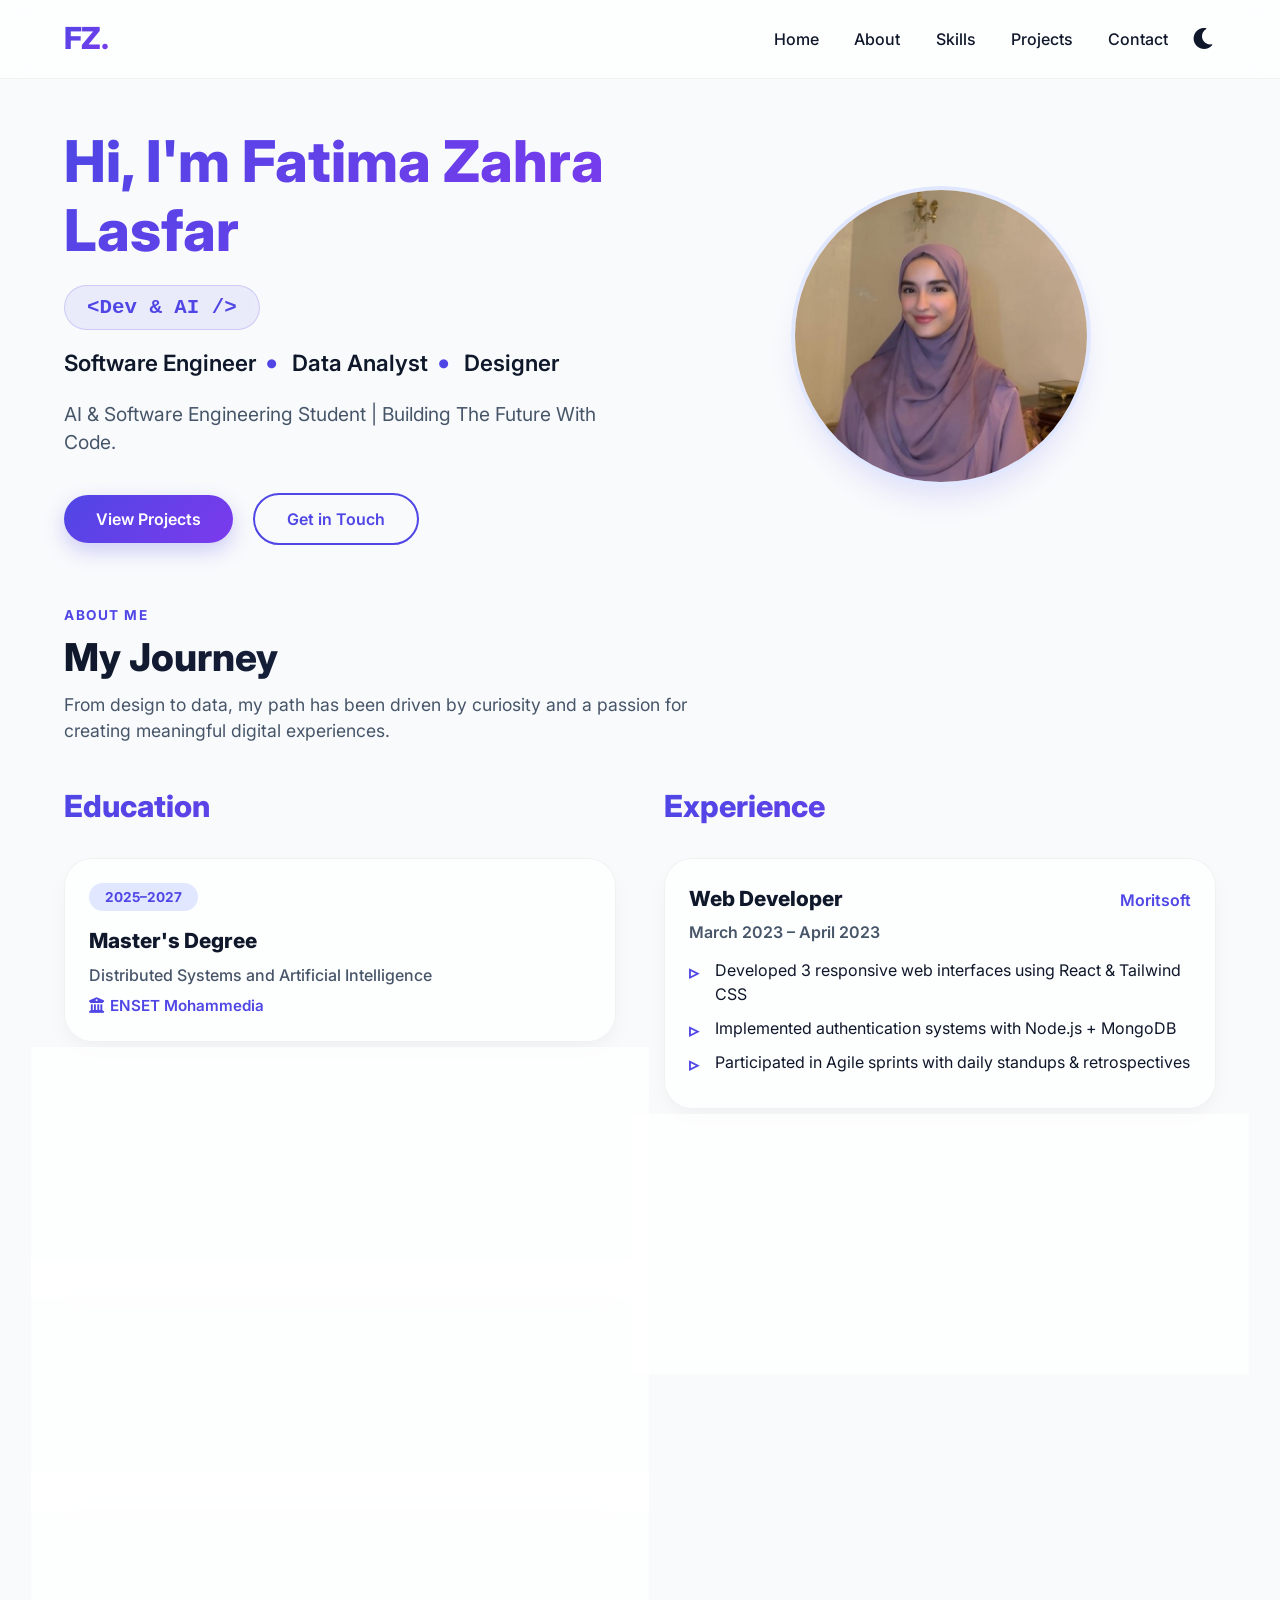
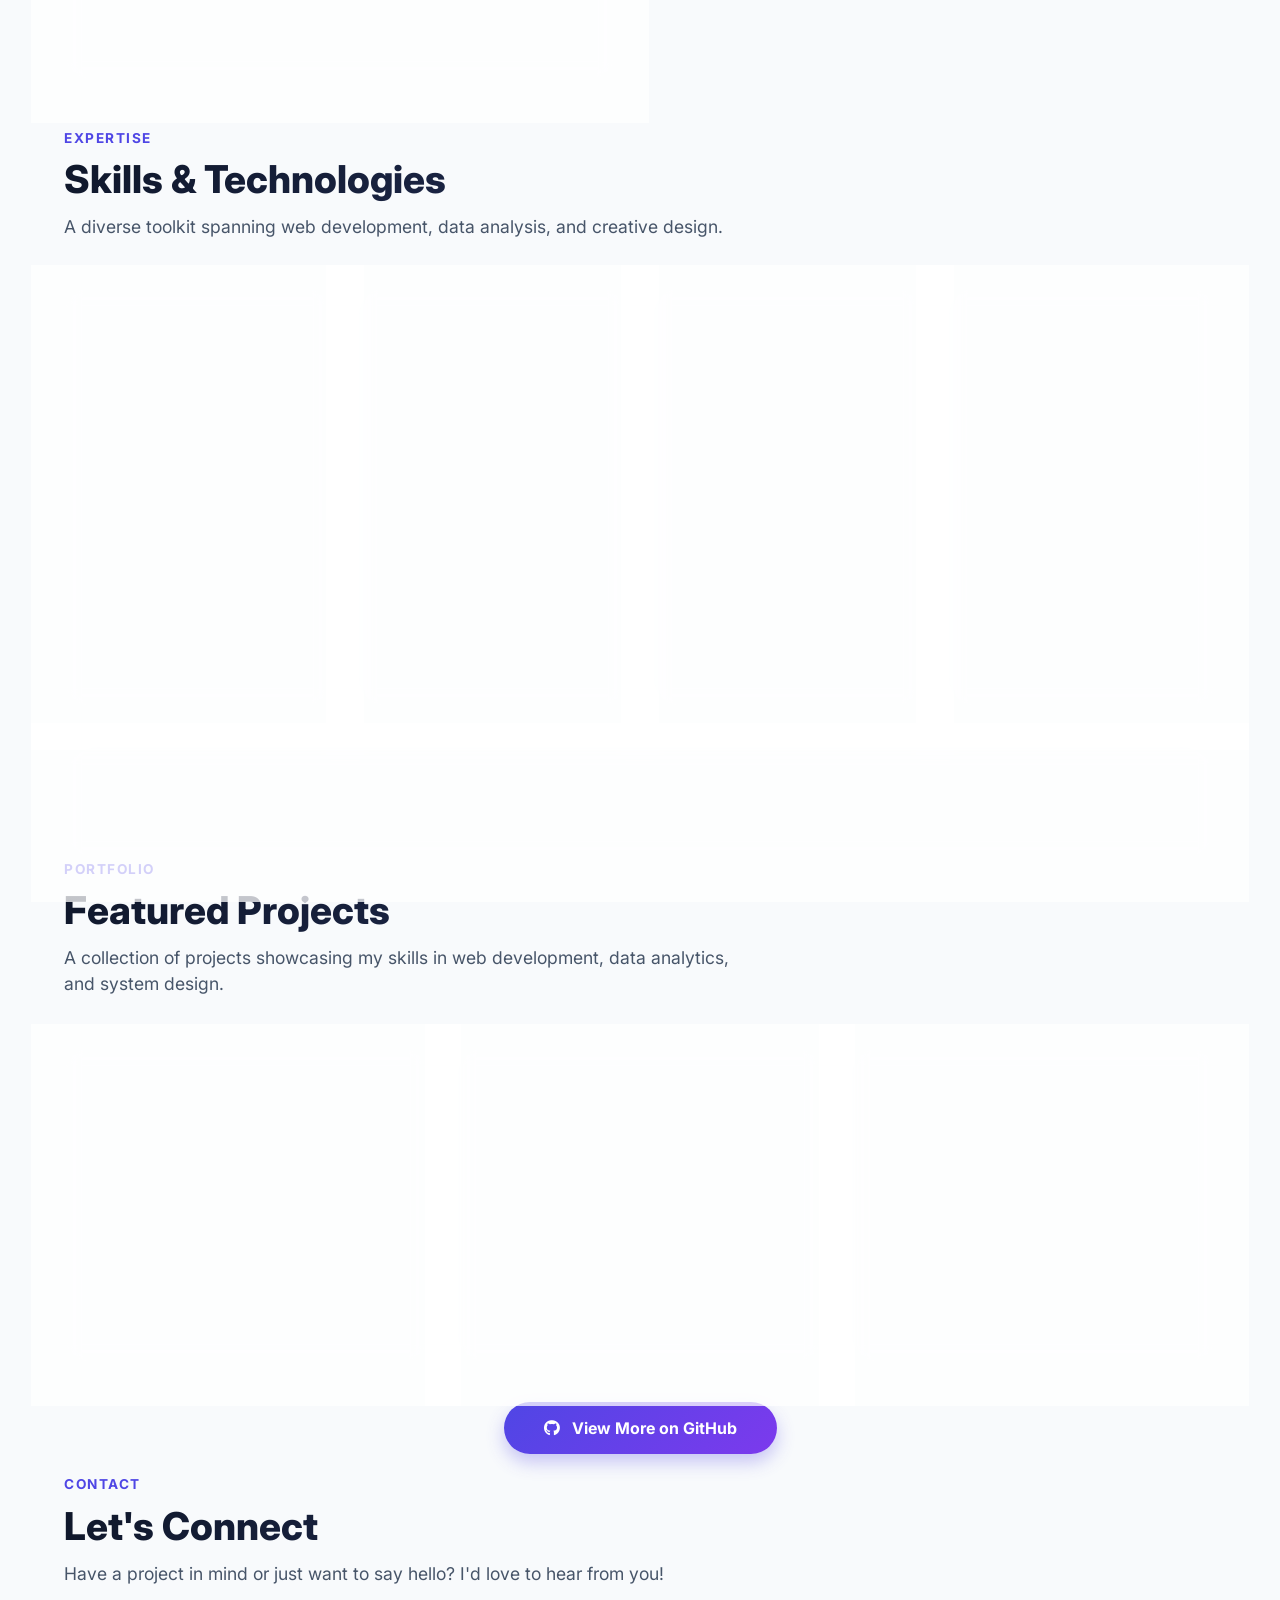
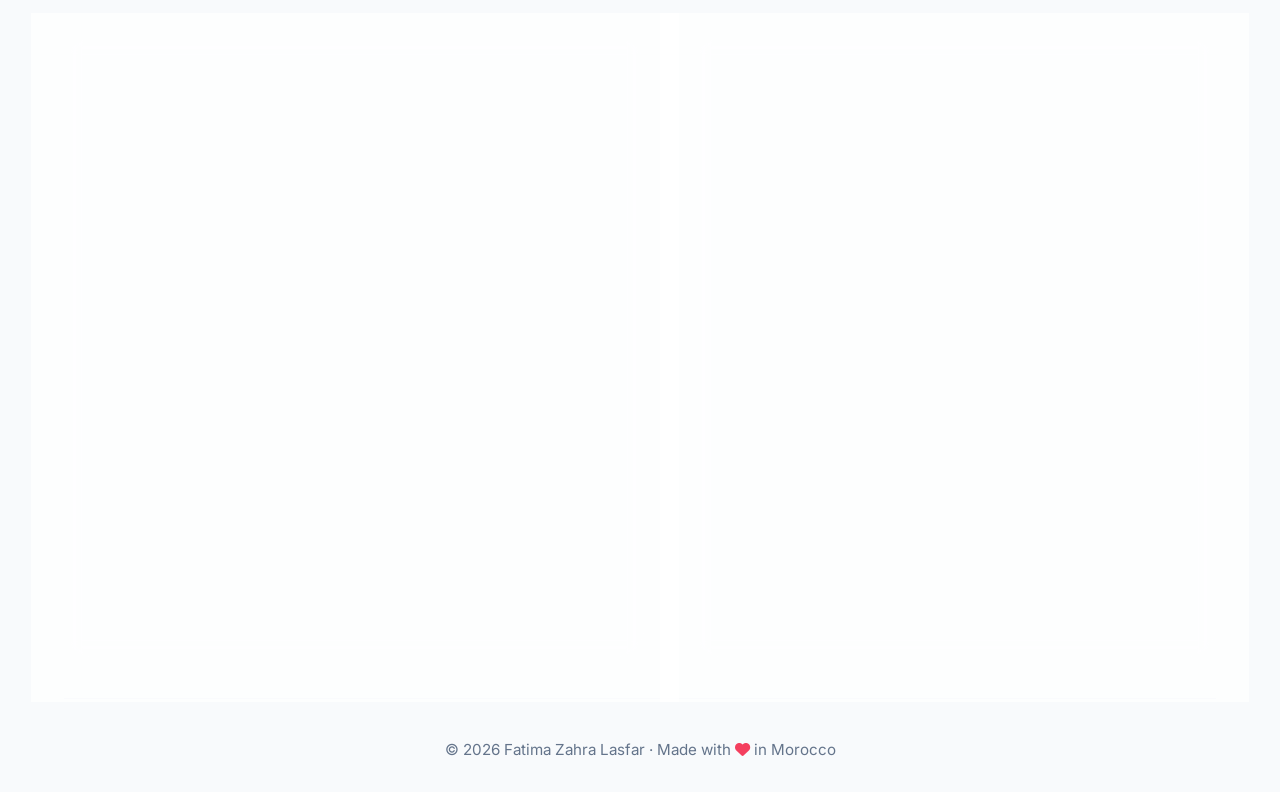
<file: index.html>
<!DOCTYPE html>
<html lang="en">
<head>
  <meta charset="UTF-8">
  <meta name="viewport" content="width=device-width, initial-scale=1.0">
  <title>FZ.</title>
  <!-- Font Awesome 6 -->
  <link rel="stylesheet" href="https://cdnjs.cloudflare.com/ajax/libs/font-awesome/6.0.0-beta3/css/all.min.css">
  <!-- Google Fonts: Inter -->
  <link href="https://fonts.googleapis.com/css2?family=Inter:opsz,wght@14..32,300;400;500;600;700;800&display=swap" rel="stylesheet">
  <!-- External CSS -->
  <link rel="stylesheet" href="style.css">
</head>
<body>
  <!-- Sticky glass navbar with dark mode toggle -->
  <nav class="navbar">
    <div class="container nav-content">
      <div class="logo">FZ.</div>
      <div class="nav-right">
        <div class="nav-links">
          <a href="#">Home</a>
          <a href="#about">About</a>
          <a href="#skills">Skills</a>
          <a href="#projects">Projects</a>
          <a href="#contact">Contact</a>
        </div>
        <button class="theme-toggle" id="theme-toggle" aria-label="Toggle dark mode">
          <i class="fas fa-moon"></i>
        </button>
      </div>
    </div>
  </nav>

  <main class="container">
    <!-- HERO section with profile picture -->
    <section class="hero">
      <div class="hero-content">
        <div class="hero-text">
          <h1>Hi, I'm Fatima Zahra Lasfar</h1>
          <div class="hero-ui">&lt;Dev & AI /&gt;</div>
          <div class="hero-roles">
            <span>Software Engineer</span>
            <span>Data Analyst</span>
            <span>Designer</span>
          </div>
          <p class="hero-description">AI & Software Engineering Student | Building The Future With Code.</p>
          <div>
            <a href="#projects" class="btn btn-primary">View Projects</a>
            <a href="#contact" class="btn btn-outline">Get in Touch</a>
          </div>
        </div>
        <div class="hero-image">
          <!-- Replace with your own photo -->
          <img src="profile.jpg" alt="Fatima Zahra Lasfar" class="profile-pic">
        </div>
      </div>
    </section>

    <!-- ABOUT section -->
    <section id="about">
      <div class="section-header">
        <span class="section-title">ABOUT ME</span>
        <h2 class="section-heading">My Journey</h2>
        <p class="section-subhead">From design to data, my path has been driven by curiosity and a passion for creating meaningful digital experiences.</p>
      </div>

      <div class="about-grid">
        <!-- Education column -->
        <div>
          <h3 class="gradient-heading">Education</h3>
          <div class="edu-item">
            <div class="edu-date">2025–2027</div>
            <div class="edu-title">Master's Degree</div>
            <div class="edu-sub">Distributed Systems and Artificial Intelligence</div>
            <div class="edu-school"><i class="fas fa-university"></i> ENSET Mohammedia</div>
          </div>
          <div class="edu-item">
            <div class="edu-date">2024–2025</div>
            <div class="edu-title">Professional Bachelor's</div>
            <div class="edu-sub">Big Data and Artificial Intelligence</div>
            <div class="edu-school"><i class="fas fa-school"></i> Higher School of Technology, Salé</div>
          </div>
          <div class="edu-item">
            <div class="edu-date">2022–2024</div>
            <div class="edu-title">Advanced Technician Certificate</div>
            <div class="edu-sub">Multimedia and Web Design</div>
            <div class="edu-school"><i class="fas fa-graduation-cap"></i> Mohammed VI Polytechnic High School, Marrakech</div>
          </div>
          <div class="edu-item">
            <div class="edu-date">2021-2022</div>
            <div class="edu-title">Baccalaureat</div>
            <div class="edu-sub">Science Physique</div>
            <div class="edu-school"><i class="fas fa-graduation-cap"></i> Mohammed V High School, Marrakech</div>
          </div>
        </div>

        <!-- Experience column -->
        <div>
          <h3 class="gradient-heading">Experience</h3>
          <div class="exp-item">
            <div class="exp-header">
              <span class="exp-title">Web Developer</span>
              <span class="exp-location">Moritsoft</span>
            </div>
            <div class="exp-company">March 2023 – April 2023</div>
            <ul class="exp-desc">
              <li>Developed 3 responsive web interfaces using React & Tailwind CSS</li>
              <li>Implemented authentication systems with Node.js + MongoDB</li>
              <li>Participated in Agile sprints with daily standups & retrospectives</li>
            </ul>
          </div>
          <div class="exp-item">
            <div class="exp-header">
              <span class="exp-title">Graphic Designer</span>
              <span class="exp-location">Canva Print</span>
            </div>
            <div class="exp-company">March 2022</div>
            <ul class="exp-desc">
              <li>Prepared 20+ files for digital printing (resolution/colors)</li>
              <li>Collaborated with design team on 5 client projects</li>
            </ul>
          </div>
        </div>
      </div>
    </section>

    <!-- SKILLS & LANGUAGES -->
    <section id="skills">
      <div class="section-header">
        <span class="section-title">EXPERTISE</span>
        <h2 class="section-heading">Skills & Technologies</h2>
        <p class="section-subhead">A diverse toolkit spanning web development, data analysis, and creative design.</p>
      </div>

      <div class="skills-grid">
        <div class="skill-card"><h3>Web Dev</h3><div class="skill-items"><span class="skill-tag">React.js</span><span class="skill-tag">TypeScript</span><span class="skill-tag">Node.js</span><span class="skill-tag">MySQL</span><span class="skill-tag">PostgreSQL</span><span class="skill-tag">MongoDB</span><span class="skill-tag">Redis</span><span class="skill-tag">Tailwind</span><span class="skill-tag">PHP</span><span class="skill-tag">REST</span></div></div>
        <div class="skill-card"><h3>Data & Big Data</h3><div class="skill-items"><span class="skill-tag">Data Warehouse</span><span class="skill-tag">ETL/Talend</span><span class="skill-tag">Power BI</span><span class="skill-tag">SQL</span><span class="skill-tag">ML</span><span class="skill-tag">Clustering</span><span class="skill-tag">Predictive</span><span class="skill-tag">Deep Learning</span><span class="skill-tag">Data Modeling</span></div></div>
        <div class="skill-card"><h3>Design</h3><div class="skill-items"><span class="skill-tag">Photoshop</span><span class="skill-tag">Illustrator</span><span class="skill-tag">InDesign</span><span class="skill-tag">UI/UX</span></div></div>
        <div class="skill-card"><h3>Tools & Methods</h3><div class="skill-items"><span class="skill-tag">Git/GitHub</span><span class="skill-tag">Agile/Scrum</span><span class="skill-tag">VS Code</span><span class="skill-tag">Docker</span></div></div>
      </div>

      <!-- languages -->
      <div class="lang-section">
        <span class="lang-title">Languages</span>
        <div class="lang-cards">
          <div class="lang-item"><span class="lang-flag">AR</span><div><div class="lang-name">Arabic</div><div class="lang-level">Native</div></div></div>
          <div class="lang-item"><span class="lang-flag">FR</span><div><div class="lang-name">French</div><div class="lang-level">Fluent</div></div></div>
          <div class="lang-item"><span class="lang-flag">EN</span><div><div class="lang-name">English</div><div class="lang-level">B1</div></div></div>
        </div>
      </div>
    </section>

    <!-- PROJECTS -->
    <section id="projects">
      <div class="section-header">
        <span class="section-title">PORTFOLIO</span>
        <h2 class="section-heading">Featured Projects</h2>
        <p class="section-subhead">A collection of projects showcasing my skills in web development, data analytics, and system design.</p>
      </div>

      <div class="projects-grid">
        <div class="project-card">
          <div class="project-title">SSAGHA E‑commerce</div>
          <p class="project-desc">Full-featured e‑commerce with cart, Stripe/PayPal, and user management.</p>
          <div class="project-tech"><span class="tech-tag">React</span><span class="tech-tag">PHP</span><span class="tech-tag">MySQL</span><span class="tech-tag">Tailwind</span></div>
          <div class="project-actions"><a href="#">Code</a><a href="#">Demo</a></div>
        </div>
        <div class="project-card">
          <div class="project-title">Academic Data Warehouse</div>
          <p class="project-desc">Data warehouse built from LinkedIn data to analyze academic performance.</p>
          <div class="project-tech"><span class="tech-tag">ETL Talend</span><span class="tech-tag">SQL</span><span class="tech-tag">Power BI</span></div>
          <div class="project-actions"><a href="#">Code</a><a href="#">Demo</a></div>
        </div>
        <div class="project-card">
          <div class="project-title">Digital Workspace</div>
          <p class="project-desc">Secure collaborative platform with Keycloak, MinIO, OAuth2, and Llama.</p>
          <div class="project-tech"><span class="tech-tag">TypeScript</span><span class="tech-tag">Keycloak</span><span class="tech-tag">MinIO</span><span class="tech-tag">OAuth2</span><span class="tech-tag">Llama</span></div>
          <div class="project-actions"><a href="#">Code</a><a href="#">Demo</a></div>
        </div>
      </div>
      <div class="more-github">
        <a href="#" class="github-link"><i class="fab fa-github"></i> View More on GitHub</a>
      </div>
    </section>

    <!-- CONTACT -->
    <section id="contact">
      <div class="section-header">
        <span class="section-title">CONTACT</span>
        <h2 class="section-heading">Let's Connect</h2>
        <p class="section-subhead">Have a project in mind or just want to say hello? I'd love to hear from you!</p>
      </div>

      <div class="contact-grid">
        <div class="contact-info">
          <h3>Get in Touch</h3>
          <p>I'm currently open to new opportunities and collaborations. Feel free to reach out!</p>
          <div class="info-line"><i class="fas fa-envelope"></i> fatimazahralasfar2209@gmail.com</div>
          <div class="info-line"><i class="fas fa-phone-alt"></i> +212 689145962</div>
          <div class="info-line"><i class="fas fa-map-marker-alt"></i> Morocco</div>
          <div class="social-links">
            <a href="#"><i class="fab fa-github"></i></a>
            <a href="#"><i class="fab fa-linkedin"></i></a>
            <a href="#"><i class="fab fa-twitter"></i></a>
          </div>
        </div>

        <div class="contact-form">
          <form>
            <div class="form-group"><label>Name</label><input type="text" placeholder="Your name"></div>
            <div class="form-group"><label>Email</label><input type="email" placeholder="your@email.com"></div>
            <div class="form-group"><label>Subject</label><input type="text" placeholder="What's this about?"></div>
            <div class="form-group"><label>Message</label><textarea rows="4" placeholder="Tell me about your project.."></textarea></div>
            <button class="btn-submit" type="submit">Send Message</button>
          </form>
        </div>
      </div>
    </section>

    <!-- footer -->
    <div class="footer-note">
      © 2026 Fatima Zahra Lasfar · Made with <i class="fas fa-heart"></i> in Morocco
    </div>
  </main>

  <script>
    // Dark mode toggle with local storage
    const toggle = document.getElementById('theme-toggle');
    const icon = toggle.querySelector('i');
    const body = document.body;

    // Check for saved preference
    if (localStorage.getItem('theme') === 'dark') {
      body.classList.add('dark');
      icon.classList.remove('fa-moon');
      icon.classList.add('fa-sun');
    }

    toggle.addEventListener('click', () => {
      body.classList.toggle('dark');
      if (body.classList.contains('dark')) {
        icon.classList.remove('fa-moon');
        icon.classList.add('fa-sun');
        localStorage.setItem('theme', 'dark');
      } else {
        icon.classList.remove('fa-sun');
        icon.classList.add('fa-moon');
        localStorage.setItem('theme', 'light');
      }
    });
  </script>
</body>
</html>
</file>
<file: style.css>
/* ============================= */
/* ROOT VARIABLES (light & dark) */
/* ============================= */
* {
  margin: 0;
  padding: 0;
  box-sizing: border-box;
}

:root {
  --primary: #4f46e5;
  --primary-light: #6366f1;
  --primary-soft: #e0e7ff;
  --dark: #0f172a;
  --text-muted: #475569;
  --text-light: #64748b;
  --bg-body: #f8fafc;
  --card-bg: rgba(255, 255, 255, 0.75);
  --border-light: rgba(0, 0, 0, 0.05);
  --shadow-sm: 0 10px 25px -5px rgba(0, 0, 0, 0.05);
  --shadow-hover: 0 20px 30px -10px rgba(79, 70, 229, 0.15);
  --gradient: linear-gradient(135deg, #4f46e5, #7c3aed);
  --footer-border: #e9eef5;
  --text-normal: var(--dark);
}

body.dark {
  --primary: #818cf8;
  --primary-light: #a5b4fc;
  --primary-soft: #1e1b4b;
  --dark: #f8fafc;
  --text-muted: #cbd5e1;
  --text-light: #94a3b8;
  --bg-body: #0b1120;
  --card-bg: rgba(30, 41, 59, 0.8);
  --border-light: rgba(255, 255, 255, 0.05);
  --shadow-sm: 0 10px 25px -5px rgba(0, 0, 0, 0.5);
  --shadow-hover: 0 20px 30px -10px rgba(129, 140, 248, 0.3);
  --gradient: linear-gradient(135deg, #818cf8, #c084fc);
  --footer-border: #1e293b;
  --text-normal: #f1f5f9;
}

body {
  font-family: 'Inter', sans-serif;
  background: var(--bg-body);
  color: var(--text-normal);
  line-height: 1.5;
  scroll-behavior: smooth;
  transition: background-color 0.3s, color 0.3s;
}

.container {
  max-width: 1200px;
  margin: 0 auto;
  padding: 0 24px;
}

/* ----- glass navbar ----- */
.navbar {
  position: sticky;
  top: 0;
  z-index: 100;
  backdrop-filter: blur(12px);
  background: rgba(255, 255, 255, 0.7);
  border-bottom: 1px solid var(--border-light);
  padding: 16px 0;
  margin-bottom: 8px;
  transition: background 0.3s;
}

body.dark .navbar {
  background: rgba(15, 23, 42, 0.7);
}

.nav-content {
  display: flex;
  justify-content: space-between;
  align-items: center;
  flex-wrap: wrap;
}

.logo {
  font-weight: 800;
  font-size: 1.9rem;
  letter-spacing: -0.02em;
  background: var(--gradient);
  -webkit-background-clip: text;
  background-clip: text;
  color: transparent;
}

.nav-right {
  display: flex;
  align-items: center;
  gap: 1.5rem;
}

.nav-links {
  display: flex;
  gap: 2.2rem;
  font-weight: 500;
}

.nav-links a {
  text-decoration: none;
  color: var(--text-normal);
  font-size: 1rem;
  position: relative;
  transition: color 0.2s;
}

.nav-links a::after {
  content: '';
  position: absolute;
  left: 0;
  bottom: -6px;
  width: 0;
  height: 2.5px;
  background: var(--primary);
  border-radius: 4px;
  transition: width 0.25s ease;
}

.nav-links a:hover {
  color: var(--primary);
}

.nav-links a:hover::after {
  width: 100%;
}

/* theme toggle */
.theme-toggle {
  background: none;
  border: none;
  cursor: pointer;
  font-size: 1.5rem;
  color: var(--text-normal);
  transition: color 0.2s;
}

.theme-toggle:hover {
  color: var(--primary);
}

/* ----- hero section with profile picture ----- */
.hero {
  padding: 40px 0 60px;
}

.hero-content {
  display: flex;
  align-items: center;
  gap: 50px;
  flex-wrap: wrap;
}

.hero-text {
  flex: 1 1 300px;
}

.hero-image {
  flex: 1 1 300px;
  display: flex;
  justify-content: center;
}

.profile-pic {
  width: 300px;
  height: 300px;
  border-radius: 50%;
  object-fit: cover;
  box-shadow: var(--shadow-hover);
  border: 4px solid var(--primary-soft);
  transition: transform 0.3s;
}

.profile-pic:hover {
  transform: scale(1.02);
}

.hero h1 {
  font-size: 3.6rem;
  font-weight: 800;
  background: var(--gradient);
  -webkit-background-clip: text;
  background-clip: text;
  color: transparent;
  line-height: 1.2;
}

.hero-ui {
  display: inline-block;
  background: rgba(79, 70, 229, 0.08);
  padding: 6px 22px;
  border-radius: 60px;
  font-family: 'Monaco', 'Fira Code', monospace;
  font-weight: 600;
  font-size: 1.3rem;
  color: var(--primary);
  margin: 20px 0 16px;
  border: 1px solid rgba(79, 70, 229, 0.2);
  backdrop-filter: blur(4px);
}

.hero-roles {
  display: flex;
  gap: 36px;
  font-size: 1.4rem;
  font-weight: 600;
  color: var(--text-normal);
  margin-bottom: 20px;
  flex-wrap: wrap;
}

.hero-roles span {
  position: relative;
}

.hero-roles span:not(:last-child)::after {
  content: "•";
  position: absolute;
  right: -22px;
  color: var(--primary);
  font-size: 1.8rem;
  top: -6px;
}

.hero-description {
  font-size: 1.2rem;
  color: var(--text-muted);
  max-width: 720px;
  margin-bottom: 36px;
}

/* ----- buttons ----- */
.btn {
  display: inline-block;
  padding: 12px 32px;
  border-radius: 60px;
  font-weight: 600;
  text-decoration: none;
  transition: all 0.25s;
  border: none;
  cursor: pointer;
  font-size: 1rem;
}

.btn-primary {
  background: var(--gradient);
  color: white;
  box-shadow: 0 8px 20px rgba(79, 70, 229, 0.25);
}

.btn-primary:hover {
  transform: translateY(-3px);
  box-shadow: 0 14px 28px rgba(79, 70, 229, 0.35);
}

.btn-outline {
  background: transparent;
  border: 2px solid var(--primary);
  color: var(--primary);
  margin-left: 16px;
}

.btn-outline:hover {
  background: var(--primary);
  color: white;
  transform: translateY(-3px);
}

/* ----- section headers ----- */
.section-header {
  text-align: left;
  margin-bottom: 2.5rem;
}

.section-title {
  font-size: 0.85rem;
  text-transform: uppercase;
  letter-spacing: 1.5px;
  color: var(--primary);
  font-weight: 700;
  margin-bottom: 8px;
  display: block;
}

.section-heading {
  font-size: 2.4rem;
  font-weight: 800;
  background: linear-gradient(145deg, var(--dark), #2d3a6e);
  -webkit-background-clip: text;
  background-clip: text;
  color: transparent;
  line-height: 1.2;
  margin-bottom: 12px;
}

.section-subhead {
  font-size: 1.1rem;
  color: var(--text-muted);
  max-width: 680px;
}

.gradient-heading {
  font-size: 1.9rem;
  font-weight: 800;
  margin-bottom: 28px;
  background: var(--gradient);
  -webkit-background-clip: text;
  background-clip: text;
  color: transparent;
}

/* ----- about grid ----- */
.about-grid {
  display: grid;
  grid-template-columns: 1fr 1fr;
  gap: 48px;
  margin: 40px 0 20px;
}

.edu-item, .exp-item {
  background: var(--card-bg);
  backdrop-filter: blur(8px);
  padding: 24px;
  border-radius: 28px;
  border: 1px solid var(--border-light);
  box-shadow: var(--shadow-sm);
  transition: transform 0.2s, box-shadow 0.2s;
  margin-bottom: 28px;
}

.edu-item:hover, .exp-item:hover {
  transform: translateY(-4px);
  box-shadow: var(--shadow-hover);
}

.edu-date, .exp-date {
  font-weight: 700;
  color: var(--primary);
  background: var(--primary-soft);
  display: inline-block;
  padding: 4px 16px;
  border-radius: 40px;
  font-size: 0.85rem;
  margin-bottom: 14px;
}

.edu-title {
  font-weight: 800;
  font-size: 1.3rem;
  margin-bottom: 6px;
}

.edu-sub {
  color: var(--text-muted);
  font-weight: 500;
}

.edu-school {
  color: var(--primary);
  font-weight: 600;
  font-size: 0.95rem;
  display: flex;
  align-items: center;
  gap: 6px;
  margin-top: 8px;
}

.exp-header {
  display: flex;
  flex-wrap: wrap;
  justify-content: space-between;
  align-items: baseline;
}

.exp-title {
  font-weight: 800;
  font-size: 1.3rem;
}

.exp-location {
  color: var(--primary);
  font-weight: 600;
}

.exp-company {
  font-weight: 600;
  color: var(--text-muted);
  margin: 6px 0 14px;
}

.exp-badge {
  background: var(--gradient);
  color: white;
  padding: 4px 16px;
  border-radius: 40px;
  font-size: 0.75rem;
  font-weight: 700;
  letter-spacing: 0.3px;
  display: inline-block;
  margin-bottom: 14px;
}

.exp-desc {
  list-style: none;
  margin-top: 12px;
}

.exp-desc li {
  margin-bottom: 10px;
  padding-left: 26px;
  position: relative;
  color: var(--text-normal);
}

.exp-desc li::before {
  content: "▹";
  position: absolute;
  left: 0;
  color: var(--primary);
  font-weight: 700;
  font-size: 1.2rem;
}

/* ----- skills cards ----- */
.skills-grid {
  display: grid;
  grid-template-columns: repeat(auto-fit, minmax(230px, 1fr));
  gap: 28px;
  margin: 48px 0 40px;
}

.skill-card {
  background: var(--card-bg);
  backdrop-filter: blur(8px);
  padding: 28px 22px;
  border-radius: 28px;
  border: 1px solid var(--border-light);
  box-shadow: var(--shadow-sm);
  transition: all 0.2s;
}

.skill-card:hover {
  transform: scale(1.02) translateY(-4px);
  box-shadow: var(--shadow-hover);
}

.skill-card h3 {
  font-size: 1.3rem;
  font-weight: 700;
  margin-bottom: 20px;
  color: var(--text-normal);
  border-left: 5px solid var(--primary);
  padding-left: 16px;
}

.skill-items {
  display: flex;
  flex-wrap: wrap;
  gap: 10px 12px;
}

.skill-tag {
  background: var(--bg-body);
  padding: 6px 18px;
  border-radius: 40px;
  font-size: 0.9rem;
  font-weight: 500;
  color: var(--text-normal);
  border: 1px solid rgba(79, 70, 229, 0.15);
  box-shadow: 0 2px 6px rgba(0,0,0,0.02);
}

/* languages card */
.lang-section {
  margin-top: 40px;
  background: var(--card-bg);
  backdrop-filter: blur(8px);
  border-radius: 36px;
  padding: 32px 40px;
  border: 1px solid var(--border-light);
  display: flex;
  flex-wrap: wrap;
  align-items: center;
  justify-content: space-between;
  box-shadow: var(--shadow-sm);
}

.lang-title {
  font-size: 1.7rem;
  font-weight: 700;
  background: var(--gradient);
  -webkit-background-clip: text;
  background-clip: text;
  color: transparent;
}

.lang-cards {
  display: flex;
  gap: 40px;
  flex-wrap: wrap;
}

.lang-item {
  display: flex;
  align-items: center;
  gap: 14px;
}

.lang-flag {
  font-size: 2.4rem;
  line-height: 1;
  filter: drop-shadow(2px 2px 4px rgba(0,0,0,0.1));
}

.lang-name {
  font-weight: 700;
  color: var(--text-normal);
}

.lang-level {
  color: var(--text-light);
  font-size: 0.9rem;
}

/* ----- projects ----- */
.projects-grid {
  display: grid;
  grid-template-columns: repeat(auto-fit, minmax(300px, 1fr));
  gap: 30px;
  margin: 50px 0 30px;
}

.project-card {
  background: var(--card-bg);
  backdrop-filter: blur(8px);
  border-radius: 28px;
  padding: 32px;
  border: 1px solid var(--border-light);
  box-shadow: var(--shadow-sm);
  transition: 0.25s ease;
}

.project-card:hover {
  transform: translateY(-8px);
  box-shadow: var(--shadow-hover);
}

.project-title {
  font-size: 1.7rem;
  font-weight: 800;
  margin-bottom: 16px;
  background: linear-gradient(145deg, var(--dark), #2d3a6e);
  -webkit-background-clip: text;
  background-clip: text;
  color: transparent;
}

.project-desc {
  color: var(--text-muted);
  margin-bottom: 24px;
  font-size: 0.95rem;
}

.project-tech {
  display: flex;
  flex-wrap: wrap;
  gap: 10px;
  margin: 20px 0 28px;
}

.tech-tag {
  background: var(--primary-soft);
  padding: 5px 14px;
  border-radius: 40px;
  font-size: 0.8rem;
  font-weight: 600;
  color: var(--primary);
}

.project-actions a {
  text-decoration: none;
  font-weight: 700;
  color: var(--primary);
  border-bottom: 2px solid transparent;
  padding-bottom: 2px;
  margin-right: 24px;
  transition: 0.2s;
}

.project-actions a:hover {
  border-bottom-color: var(--primary);
  color: var(--text-normal);
}

.more-github {
  text-align: center;
  margin: 40px 0 20px;
}

.github-link {
  font-weight: 700;
  color: white;
  background: var(--gradient);
  padding: 14px 40px;
  border-radius: 60px;
  display: inline-block;
  transition: 0.2s;
  box-shadow: 0 8px 18px rgba(79,70,229,0.3);
  text-decoration: none;
}

.github-link i {
  margin-right: 8px;
}

.github-link:hover {
  transform: translateY(-3px);
  box-shadow: 0 14px 28px rgba(79,70,229,0.4);
}

/* ----- contact ----- */
.contact-grid {
  display: grid;
  grid-template-columns: 1fr 0.9fr;
  gap: 48px;
  margin: 50px 0 40px;
}

.contact-info {
  background: var(--card-bg);
  backdrop-filter: blur(8px);
  padding: 40px;
  border-radius: 32px;
  border: 1px solid var(--border-light);
  box-shadow: var(--shadow-sm);
}

.contact-info h3 {
  font-size: 1.9rem;
  font-weight: 800;
  margin-bottom: 12px;
}

.contact-info p {
  color: var(--text-muted);
  margin-bottom: 32px;
}

.info-line {
  display: flex;
  align-items: center;
  gap: 18px;
  margin-bottom: 24px;
  font-size: 1rem;
}

.info-line i {
  width: 28px;
  color: var(--primary);
  font-size: 1.3rem;
}

.social-links {
  margin-top: 40px;
  display: flex;
  gap: 28px;
}

.social-links a {
  color: var(--text-normal);
  font-size: 1.9rem;
  transition: color 0.2s, transform 0.2s;
}

.social-links a:hover {
  color: var(--primary);
  transform: translateY(-3px);
}

.contact-form {
  background: var(--card-bg);
  backdrop-filter: blur(8px);
  padding: 40px;
  border-radius: 32px;
  border: 1px solid var(--border-light);
  box-shadow: var(--shadow-sm);
}

.form-group {
  margin-bottom: 24px;
}

.form-group label {
  font-weight: 700;
  color: var(--text-normal);
  display: block;
  margin-bottom: 8px;
  font-size: 0.9rem;
}

.form-group input, 
.form-group textarea {
  width: 100%;
  padding: 16px 20px;
  border: 1px solid var(--border-light);
  border-radius: 40px;
  font-family: inherit;
  font-size: 0.95rem;
  transition: 0.2s;
  background: var(--bg-body);
  color: var(--text-normal);
}

.form-group textarea {
  border-radius: 28px;
  resize: vertical;
}

.form-group input:focus, 
.form-group textarea:focus {
  outline: none;
  border-color: var(--primary);
  box-shadow: 0 0 0 4px rgba(79,70,229,0.15);
}

.btn-submit {
  background: var(--gradient);
  color: white;
  border: none;
  padding: 16px 28px;
  border-radius: 60px;
  font-weight: 700;
  width: 100%;
  font-size: 1rem;
  cursor: pointer;
  transition: 0.2s;
  box-shadow: 0 8px 18px rgba(79,70,229,0.25);
}

.btn-submit:hover {
  transform: translateY(-3px);
  box-shadow: 0 14px 28px rgba(79,70,229,0.35);
}

.footer-note {
  text-align: center;
  padding: 40px 0 30px;
  border-top: 1px solid var(--footer-border);
  color: var(--text-light);
  font-size: 0.95rem;
}

.footer-note i {
  color: #f43f5e;
}

/* responsive */
@media (max-width: 800px) {
  .nav-content {
    flex-direction: column;
    gap: 16px;
  }
  .nav-links {
    gap: 24px;
  }
  .about-grid, .contact-grid {
    grid-template-columns: 1fr;
  }
  .hero-roles span::after {
    display: none;
  }
  .btn-outline {
    margin-left: 0;
    margin-top: 16px;
  }
  .hero h1 {
    font-size: 2.8rem;
  }
  .hero-content {
    flex-direction: column-reverse;
    text-align: center;
  }
  .hero-roles {
    justify-content: center;
  }
  .hero-description {
    margin-left: auto;
    margin-right: auto;
  }
  .section-header {
    text-align: center;
  }
  .section-subhead {
    margin-left: auto;
    margin-right: auto;
  }
  .profile-pic {
    width: 250px;
    height: 250px;
  }
}
</file>
